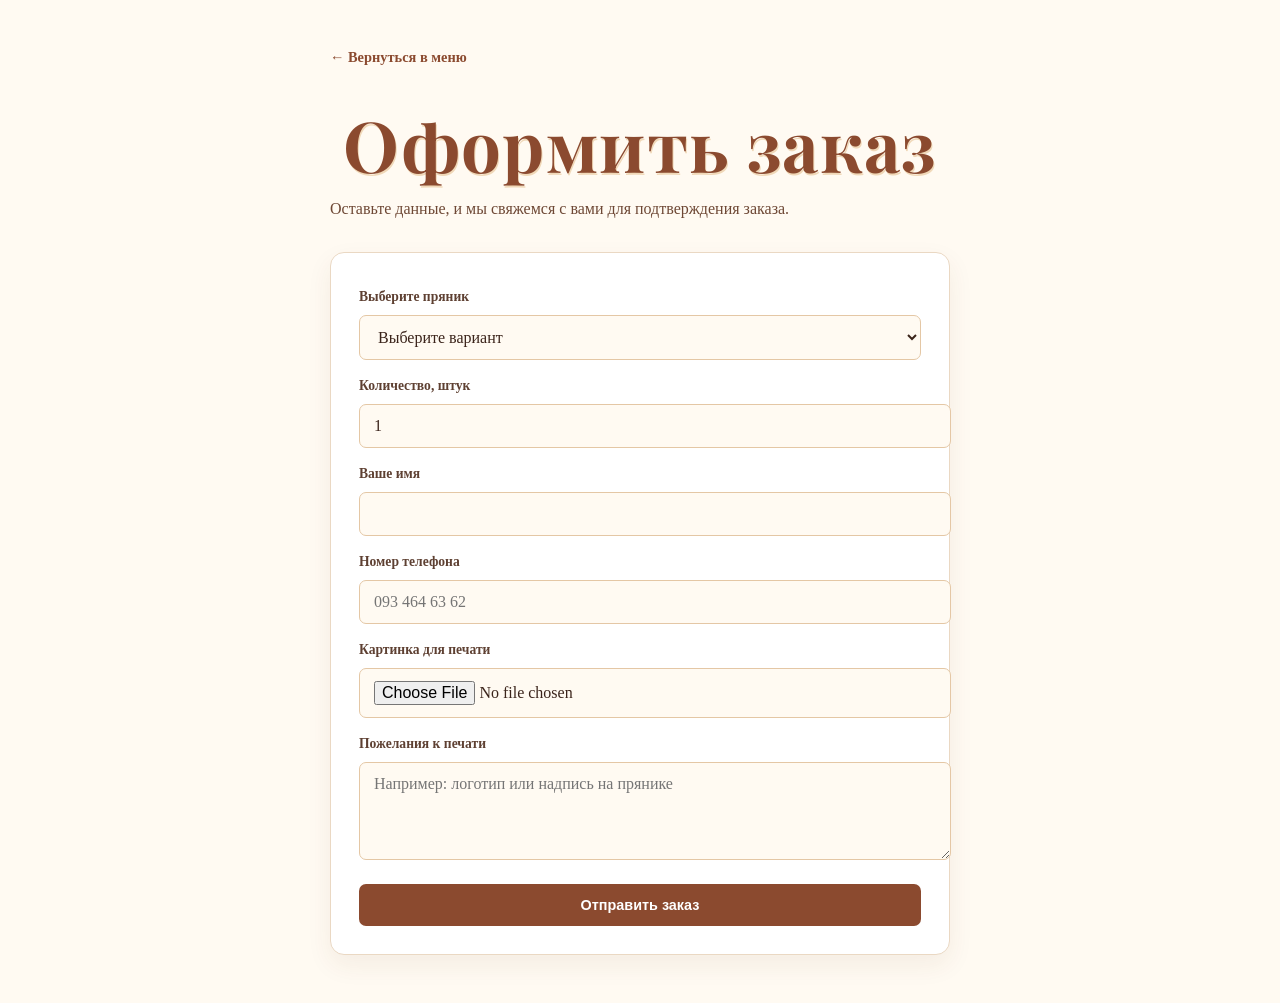
<file: order.html>
<!doctype html>
<html lang="ru">
  <head>
    <meta charset="UTF-8" />
    <meta name="viewport" content="width=device-width, initial-scale=1.0" />
    <title>Заказать пряники | Пряничный цех N11</title>
    <link rel="stylesheet" href="styles.css" />
  </head>
  <body>
    <main class="order-page">
      <a class="back-link" href="index.html">← Вернуться в меню</a>
      <h1>Оформить заказ</h1>
      <p class="order-intro">
        Оставьте данные, и мы свяжемся с вами для подтверждения заказа.
      </p>

      <form
        class="order-form"
        action="https://formsubmit.co/v0602054@gmail.com"
        method="post"
        enctype="multipart/form-data"
      >
        <input
          type="hidden"
          name="_subject"
          value="Новый заказ | Пряничный цех N11"
        />
        <input type="hidden" name="_captcha" value="false" />
        <input type="hidden" name="_template" value="table" />
        <label for="product">Выберите пряник</label>
        <select id="product" name="product" required>
          <option value="">Выберите вариант</option>
          <option>Круглый, 6 см — 35 грн</option>
          <option>Квадратный, 6 см — 35 грн</option>
          <option>Произвольная форма, 6 см — 40 грн</option>
          <option>Круглый, 8 см — 50 грн</option>
          <option>Квадратный, 8 см — 50 грн</option>
          <option>Произвольная форма, 8 см — 55 грн</option>
          <option>Круглый, 10 см — 65 грн</option>
          <option>Квадратный, 10 см — 65 грн</option>
          <option>Круглый, 12 см — 85 грн</option>
          <option>Квадратный, 12 см — 85 грн</option>
        </select>

        <label for="quantity">Количество, штук</label>
        <input
          id="quantity"
          name="quantity"
          type="number"
          min="1"
          max="100"
          value="1"
          required
        />

        <label for="name">Ваше имя</label>
        <input id="name" name="name" type="text" autocomplete="name" required />

        <label for="phone">Номер телефона</label>
        <input
          id="phone"
          name="phone"
          type="tel"
          autocomplete="tel"
          placeholder="093 464 63 62"
          required
        />

        <label for="print-file">Картинка для печати</label>
        <input
          id="print-file"
          name="print-file"
          type="file"
          accept="image/png, image/jpeg, image/webp"
        />

        <label for="comment">Пожелания к печати</label>
        <textarea
          id="comment"
          name="comment"
          rows="4"
          placeholder="Например: логотип или надпись на прянике"
        ></textarea>

        <button class="submit-button" type="submit">Отправить заказ</button>
      </form>
    </main>
  </body>
</html>
</file>
<file: styles.css>
@import url("https://fonts.googleapis.com/css2?family=Playfair+Display:wght@600;700&display=swap");

body {
  margin: 0;
  padding: 48px 20px;
  color: #3b241b;
  background: #fffaf2;
}

header {
  max-width: 1100px;
  margin: 0 auto;
  padding: 18px 24px;
  background: #ffffff;
  border: 1px solid #ead8c3;
  border-radius: 14px;
  box-shadow: 0 10px 30px rgba(94, 54, 30, 0.08);
}

nav {
  display: flex;
  align-items: center;
  justify-content: space-between;
  gap: 24px;
}

nav > a {
  color: #8b4a2f;
  font-family: "Playfair Display", Georgia, serif;
  font-size: 1.35rem;
  font-weight: 700;
  text-decoration: none;
  white-space: nowrap;
}

nav ul {
  display: flex;
  gap: 8px;
  align-items: center;
  margin: 0;
  padding: 0;
  list-style: none;
}

nav li a {
  display: block;
  padding: 9px 12px;
  color: #5e4032;
  font-size: 0.9rem;
  text-decoration: none;
  border-radius: 8px;
  transition:
    color 180ms ease,
    background 180ms ease;
}

nav li a:hover,
nav li a:focus-visible {
  color: #8b4a2f;
  background: #fff1df;
}

main h1,
header h1 {
  width: 100%;
  margin: 40px auto;
  color: #8b4a2f;
  font-family: "Playfair Display", Georgia, serif;
  font-size: clamp(2.5rem, 8vw, 5rem);
  font-weight: 700;
  letter-spacing: 0.02em;
  line-height: 1.1;
  text-align: center;
  text-shadow: 1px 2px 0 #f0d8b8;
}

.slogan {
  max-width: 620px;
  margin: -20px auto 64px;
  color: #6e4835;
  font-family: "Playfair Display", Georgia, serif;
  font-size: clamp(1.2rem, 3vw, 1.75rem);
  font-style: italic;
  line-height: 1.45;
  text-align: center;
}

#menu h2 {
  display: flex;
  align-items: center;
  gap: 16px;
  margin: 0 0 28px;
  color: #8b4a2f;
  font-family: "Playfair Display", Georgia, serif;
  font-size: clamp(1.7rem, 4vw, 2.5rem);
  text-align: center;
}

#menu h2::before,
#menu h2::after {
  height: 1px;
  flex: 1;
  background: #e4c7a5;
  content: "";
}

#menu {
  max-width: 1100px;
  margin: 0 auto;
}

#menu ul {
  display: grid;
  grid-template-columns: repeat(3, minmax(0, 1fr));
  gap: 22px;
  margin: 0;
  padding: 0;
  list-style: none;
}

#menu li {
  display: flex;
  flex-direction: column;
  overflow: hidden;
  color: #5e4032;
  font-size: 1rem;
  line-height: 1.45;
  background: #ffffff;
  border: 1px solid #ead8c3;
  border-radius: 12px;
  box-shadow: 0 8px 20px rgba(94, 54, 30, 0.06);
  transition:
    transform 180ms ease,
    box-shadow 180ms ease;
}

#menu li:hover {
  box-shadow: 0 14px 28px rgba(94, 54, 30, 0.12);
  transform: translateY(-4px);
}

#menu li img {
  display: block;
  width: 100%;
  aspect-ratio: 4 / 3;
  object-fit: cover;
  border-bottom: 1px solid #ead8c3;
}

#menu li:not(:has(img)) {
  padding: 24px;
}

#menu li {
  padding-bottom: 20px;
}

#menu li span {
  display: block;
  padding: 16px 20px 0;
  font-family: "Playfair Display", Georgia, serif;
  font-size: 1.05rem;
}

.order-button {
  align-self: flex-start;
  margin: 16px 20px 0;
  padding: 9px 18px;
  color: #ffffff;
  font-size: 0.85rem;
  font-weight: 700;
  text-decoration: none;
  background: #8b4a2f;
  border-radius: 7px;
  transition:
    background 180ms ease,
    transform 180ms ease;
}

.order-button:hover,
.order-button:focus-visible {
  color: #ffffff;
  background: #c77738;
  transform: translateY(-2px);
}

.order-page {
  max-width: 620px;
  margin: 0 auto;
}

.back-link {
  color: #8b4a2f;
  font-size: 0.9rem;
  font-weight: 700;
  text-decoration: none;
}

.back-link:hover,
.back-link:focus-visible {
  color: #c77738;
}

.order-page h1 {
  margin: 42px 0 14px;
  color: #8b4a2f;
  font-family: "Playfair Display", Georgia, serif;
  font-size: clamp(2.4rem, 7vw, 4.4rem);
  line-height: 1.05;
}

.order-intro {
  margin: 0 0 30px;
  color: #6e4835;
  line-height: 1.6;
}

.order-form {
  display: grid;
  gap: 10px;
  padding: 28px;
  background: #ffffff;
  border: 1px solid #ead8c3;
  border-radius: 14px;
  box-shadow: 0 10px 26px rgba(94, 54, 30, 0.07);
}

.order-form label {
  margin-top: 8px;
  color: #5e4032;
  font-size: 0.85rem;
  font-weight: 700;
}

.order-form input,
.order-form select,
.order-form textarea {
  width: 100%;
  padding: 12px 14px;
  color: #3b241b;
  font: inherit;
  background: #fffaf2;
  border: 1px solid #e4c7a5;
  border-radius: 7px;
}

.order-form input:focus,
.order-form select:focus,
.order-form textarea:focus {
  outline: 3px solid rgba(199, 119, 56, 0.25);
  border-color: #c77738;
}

.submit-button {
  margin-top: 14px;
  padding: 13px 18px;
  color: #ffffff;
  font:
    700 0.9rem "DM Sans",
    sans-serif;
  background: #8b4a2f;
  border: 0;
  border-radius: 7px;
  cursor: pointer;
}

.submit-button:hover,
.submit-button:focus-visible {
  background: #c77738;
}

#about {
  max-width: 900px;
  margin: 80px auto 0;
  padding: 32px;
  background: #ffffff;
  border: 1px solid #ead8c3;
  border-radius: 14px;
  box-shadow: 0 10px 26px rgba(94, 54, 30, 0.07);
}

#about h2 {
  margin: 0 0 24px;
  color: #8b4a2f;
  font-family: "Playfair Display", Georgia, serif;
  font-size: clamp(1.7rem, 4vw, 2.5rem);
}

#about img {
  display: block;
  width: 100%;
  max-height: 300px;
  object-fit: cover;
  border-radius: 10px;
}

#about p {
  max-width: 700px;
  margin: 24px auto 0;
  color: #6e4835;
  font-size: 1.05rem;
  line-height: 1.7;
}

footer {
  max-width: 1100px;
  margin: 80px auto 0;
  padding: 30px 32px;
  color: #fffaf2;
  background: #5e4032;
  border-radius: 14px 14px 0 0;
  box-shadow: 0 -8px 24px rgba(94, 54, 30, 0.08);
}

footer address {
  display: flex;
  flex-wrap: wrap;
  gap: 14px 34px;
  align-items: center;
  justify-content: center;
  font-style: normal;
}

footer p {
  display: inline-flex;
  gap: 8px;
  align-items: center;
  margin: 0;
  font-size: 0.9rem;
}

footer svg {
  flex: 0 0 auto;
  color: #f0c28f;
}

footer a {
  color: #fffaf2;
  font-weight: 700;
  text-decoration: none;
  transition: color 180ms ease;
}

footer a:hover,
footer a:focus-visible {
  color: #f0c28f;
}

@media (max-width: 820px) {
  #menu ul {
    grid-template-columns: repeat(2, minmax(0, 1fr));
  }
}

@media (max-width: 620px) {
  header {
    padding: 18px;
  }

  nav {
    align-items: flex-start;
    flex-direction: column;
    gap: 14px;
  }

  nav ul {
    flex-wrap: wrap;
  }

  #menu ul {
    grid-template-columns: 1fr;
  }

  #about {
    margin-top: 56px;
    padding: 22px;
  }

  .order-form {
    padding: 22px;
  }

  footer {
    margin-top: 56px;
    padding: 24px 18px;
    border-radius: 12px 12px 0 0;
  }

  footer address {
    align-items: flex-start;
    flex-direction: column;
    gap: 14px;
  }
}
</file>
